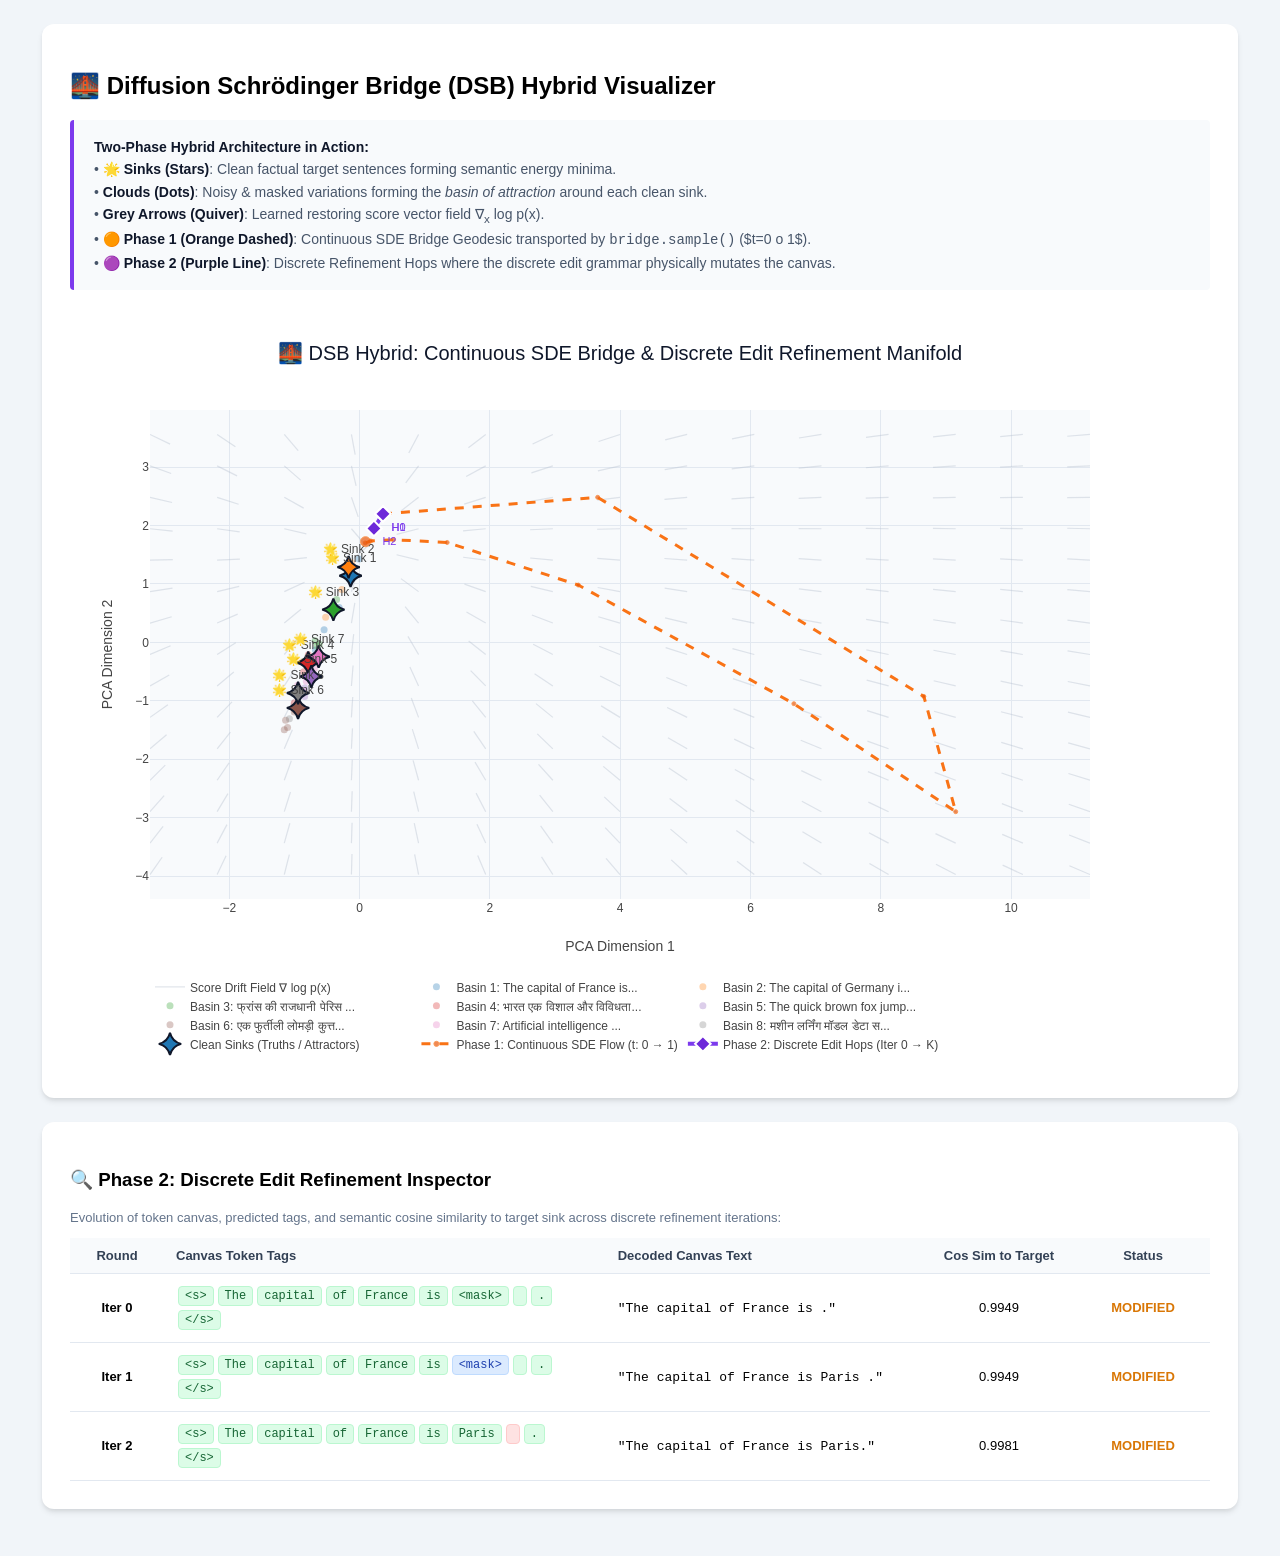
<file: dsb_landscape.html>
<!DOCTYPE html>
<html>
<head>
    <meta charset="utf-8">
    <title>DSB Hybrid Manifold & Edit Inspector</title>
    <script src="https://cdn.plot.ly/plotly-2.35.2.min.js"></script>
    <style>
        body {
            font-family: -apple-system, BlinkMacSystemFont, "Segoe UI", Roboto, Helvetica, Arial, sans-serif;
            background: #f1f5f9;
            margin: 0;
            padding: 24px;
            display: flex;
            flex-direction: column;
            align-items: center;
        }
        .card {
            background: white;
            padding: 28px;
            border-radius: 12px;
            box-shadow: 0 4px 6px -1px rgba(0, 0, 0, 0.1), 0 2px 4px -1px rgba(0, 0, 0, 0.06);
            max-width: 1140px;
            width: 100%;
            margin-bottom: 24px;
        }
        .desc {
            color: #475569;
            font-size: 14px;
            line-height: 1.6;
            margin-bottom: 20px;
            background: #f8fafc;
            padding: 16px 20px;
            border-left: 4px solid #7c3aed;
            border-radius: 4px;
        }
        .desc b { color: #0f172a; }
        .badge-keep { background: #dcfce7; color: #166534; border: 1px solid #bbf7d0; }
        .badge-rep  { background: #dbeafe; color: #1e40af; border: 1px solid #bfdbfe; }
        .badge-ins  { background: #f3e8ff; color: #6b21a8; border: 1px solid #e9d5ff; }
        .badge-del  { background: #fee2e2; color: #991b1b; border: 1px solid #fecaca; }
        .badge-exp  { background: #fef3c7; color: #92400e; border: 1px solid #fde68a; }
        .tok-chip {
            display: inline-block;
            padding: 2px 6px;
            border-radius: 4px;
            font-size: 12px;
            font-family: "JetBrains Mono", monospace;
            margin: 2px;
        }
        .chips-container {
            max-width: 380px;
            display: flex;
            flex-wrap: wrap;
        }
        table {
            width: 100%;
            border-collapse: collapse;
            font-size: 13px;
            margin-top: 12px;
        }
        th, td {
            padding: 10px 12px;
            border-bottom: 1px solid #e2e8f0;
            text-align: left;
        }
        th {
            background: #f8fafc;
            color: #334155;
            font-weight: 600;
        }
        .status-mod { color: #d97706; font-weight: 600; }
        .status-conv { color: #16a34a; font-weight: 600; }
    </style>
</head>
<body>
    <div class="card">
        <h2>🌉 Diffusion Schrödinger Bridge (DSB) Hybrid Visualizer</h2>
        <div class="desc">
            <b>Two-Phase Hybrid Architecture in Action:</b><br>
            • <b>🌟 Sinks (Stars)</b>: Clean factual target sentences forming semantic energy minima.<br>
            • <b>Clouds (Dots)</b>: Noisy & masked variations forming the <i>basin of attraction</i> around each clean sink.<br>
            • <b>Grey Arrows (Quiver)</b>: Learned restoring score vector field ∇<sub>x</sub> log p(x).<br>
            • <b>🟠 Phase 1 (Orange Dashed)</b>: Continuous SDE Bridge Geodesic transported by <code>bridge.sample()</code> ($t=0 	o 1$).<br>
            • <b>🟣 Phase 2 (Purple Line)</b>: Discrete Refinement Hops where the discrete edit grammar physically mutates the canvas.
        </div>
        <div id="plot"></div>
    </div>

    <div class="card">
        <h3>🔍 Phase 2: Discrete Edit Refinement Inspector</h3>
        <p style="color: #64748b; font-size: 13px;">Evolution of token canvas, predicted tags, and semantic cosine similarity to target sink across discrete refinement iterations:</p>
        <table>
            <thead>
                <tr>
                    <th style="width: 70px; text-align: center;">Round</th>
                    <th>Canvas Token Tags</th>
                    <th>Decoded Canvas Text</th>
                    <th style="width: 130px; text-align: center;">Cos Sim to Target</th>
                    <th style="width: 110px; text-align: center;">Status</th>
                </tr>
            </thead>
            <tbody>
                
        <tr>
            <td style="font-weight: bold; text-align: center;">Iter 0</td>
            <td><div class="chips-container"><span class="tok-chip badge-keep" title="KEEP (conf=1.00)">&lt;s&gt;</span> <span class="tok-chip badge-keep" title="KEEP (conf=1.00)">The</span> <span class="tok-chip badge-keep" title="KEEP (conf=1.00)">capital</span> <span class="tok-chip badge-keep" title="KEEP (conf=1.00)">of</span> <span class="tok-chip badge-keep" title="KEEP (conf=1.00)">France</span> <span class="tok-chip badge-keep" title="KEEP (conf=1.00)">is</span> <span class="tok-chip badge-keep" title="KEEP (conf=1.00)">&lt;mask&gt;</span> <span class="tok-chip badge-keep" title="KEEP (conf=1.00)"></span> <span class="tok-chip badge-keep" title="KEEP (conf=1.00)">.</span> <span class="tok-chip badge-keep" title="KEEP (conf=1.00)">&lt;/s&gt;</span></div></td>
            <td><code>"The capital of France is <mask>."</code></td>
            <td style="text-align: center;">0.9949</td>
            <td style="text-align: center;"><span class="status-mod">MODIFIED</span></td>
        </tr>
        

        <tr>
            <td style="font-weight: bold; text-align: center;">Iter 1</td>
            <td><div class="chips-container"><span class="tok-chip badge-keep" title="KEEP (conf=0.31)">&lt;s&gt;</span> <span class="tok-chip badge-keep" title="KEEP (conf=0.80)">The</span> <span class="tok-chip badge-keep" title="KEEP (conf=0.78)">capital</span> <span class="tok-chip badge-keep" title="KEEP (conf=0.92)">of</span> <span class="tok-chip badge-keep" title="KEEP (conf=0.83)">France</span> <span class="tok-chip badge-keep" title="KEEP (conf=0.83)">is</span> <span class="tok-chip badge-rep" title="REPLACE (conf=0.88) → Paris">&lt;mask&gt;</span> <span class="tok-chip badge-keep" title="KEEP (conf=0.59)"></span> <span class="tok-chip badge-keep" title="KEEP (conf=0.89)">.</span> <span class="tok-chip badge-keep" title="KEEP (conf=0.69)">&lt;/s&gt;</span></div></td>
            <td><code>"The capital of France is Paris ."</code></td>
            <td style="text-align: center;">0.9949</td>
            <td style="text-align: center;"><span class="status-mod">MODIFIED</span></td>
        </tr>
        

        <tr>
            <td style="font-weight: bold; text-align: center;">Iter 2</td>
            <td><div class="chips-container"><span class="tok-chip badge-keep" title="KEEP (conf=0.40)">&lt;s&gt;</span> <span class="tok-chip badge-keep" title="KEEP (conf=0.79)">The</span> <span class="tok-chip badge-keep" title="KEEP (conf=0.74)">capital</span> <span class="tok-chip badge-keep" title="KEEP (conf=0.91)">of</span> <span class="tok-chip badge-keep" title="KEEP (conf=0.82)">France</span> <span class="tok-chip badge-keep" title="KEEP (conf=0.75)">is</span> <span class="tok-chip badge-keep" title="KEEP (conf=0.76)">Paris</span> <span class="tok-chip badge-del" title="DELETE (conf=0.17)"></span> <span class="tok-chip badge-keep" title="KEEP (conf=0.90)">.</span> <span class="tok-chip badge-keep" title="KEEP (conf=0.70)">&lt;/s&gt;</span></div></td>
            <td><code>"The capital of France is Paris."</code></td>
            <td style="text-align: center;">0.9981</td>
            <td style="text-align: center;"><span class="status-mod">MODIFIED</span></td>
        </tr>
        
            </tbody>
        </table>
    </div>

    <script>
        var data = [{"type": "scatter", "mode": "lines", "x": [-3.2179067134857178, -3.0315067768096924, null, -2.187196731567383, -2.0496573448181152, null, -1.1564865112304688, -1.079389214515686, null, -0.1257765293121338, -0.1171056255698204, null, 0.9049336910247803, 0.8443872928619385, null, 1.9356439113616943, 1.8126718997955322, null, 2.96635365486145, 2.7921273708343506, null, 3.9970638751983643, 3.783271312713623, null, 5.027773857116699, 4.784381866455078, null, 6.058484077453613, 5.793159484863281, null, 7.089194297790527, 6.807557582855225, null, 8.119904518127441, 7.826003551483154, null, 9.150613784790039, 8.84736156463623, null, 10.181324005126953, 9.870834350585938, null, 11.212035179138184, 10.895857810974121, null, -3.2179067134857178, -3.0170912742614746, null, -2.187196731567383, -2.0368435382843018, null, -1.1564865112304688, -1.0711314678192139, null, -0.1257765293121338, -0.11599104851484299, null, 0.9049336910247803, 0.8380849957466125, null, 1.9356439113616943, 1.8012216091156006, null, 2.96635365486145, 2.778531551361084, null, 3.9970638751983643, 3.769719123840332, null, 5.027773857116699, 4.77197265625, null, 6.058484077453613, 5.782253742218018, null, 7.089194297790527, 6.798144817352295, null, 8.119904518127441, 7.817927360534668, null, 9.150613784790039, 8.84042739868164, null, 10.181324005126953, 9.864856719970703, null, 11.212035179138184, 10.890676498413086, null, -3.2179067134857178, -3.0010037422180176, null, -2.187196731567383, -2.0218257904052734, null, -1.1564865112304688, -1.0610204935073853, null, -0.1257765293121338, -0.1145484521985054, null, 0.9049336910247803, 0.8304277658462524, null, 1.9356439113616943, 1.7877839803695679, null, 2.96635365486145, 2.7633016109466553, null, 3.9970638751983643, 3.7551944255828857, null, 5.027773857116699, 4.759152889251709, null, 6.058484077453613, 5.771306991577148, null, 7.089194297790527, 6.7889018058776855, null, 8.119904518127441, 7.810126781463623, null, 9.150613784790039, 8.833813667297363, null, 10.181324005126953, 9.859210014343262, null, 11.212035179138184, 10.88581657409668, null, -3.2179067134857178, -2.9831950664520264, null, -2.187196731567383, -2.0041587352752686, null, -1.1564865112304688, -1.0484172105789185, null, -0.1257765293121338, -0.11263061314821243, null, 0.9049336910247803, 0.8209408521652222, null, 1.9356439113616943, 1.7719017267227173, null, 2.96635365486145, 2.7463202476501465, null, 3.9970638751983643, 3.739813804626465, null, 5.027773857116699, 4.7461137771606445, null, 6.058484077453613, 5.760501384735107, null, 7.089194297790527, 6.779976844787598, null, 8.119904518127441, 7.802715301513672, null, 9.150613784790039, 8.827604293823242, null, 10.181324005126953, 9.853954315185547, null, 11.212035179138184, 10.881322860717773, null, -3.2179067134857178, -2.9637763500213623, null, -2.187196731567383, -1.9833831787109375, null, -1.1564865112304688, -1.0323925018310547, null, -0.1257765293121338, -0.10999701917171478, null, 0.9049336910247803, 0.8089030981063843, null, 1.9356439113616943, 1.7530286312103271, null, 2.96635365486145, 2.7275662422180176, null, 3.9970638751983643, 3.7238082885742188, null, 5.027773857116699, 4.733120441436768, null, 6.058484077453613, 5.750057697296143, null, 7.089194297790527, 6.771533489227295, null, 8.119904518127441, 7.795809268951416, null, 9.150613784790039, 8.821880340576172, null, 10.181324005126953, 9.849146842956543, null, 11.212035179138184, 10.877235412597656, null, -3.2179067134857178, -2.9431395530700684, null, -2.187196731567383, -1.959153175354004, null, -1.1564865112304688, -1.0115840435028076, null, -0.1257765293121338, -0.10622887313365936, null, 0.9049336910247803, 0.7931757569313049, null, 1.9356439113616943, 1.7305700778961182, null, 2.96635365486145, 2.7072079181671143, null, 3.9970638751983643, 3.7075626850128174, null, 5.027773857116699, 4.720515727996826, null, 6.058484077453613, 5.740226745605469, null, 7.089194297790527, 6.763743877410889, null, 8.119904518127441, 7.789524078369141, null, 9.150613784790039, 8.816718101501465, null, 10.181324005126953, 9.84483814239502, null, 11.212035179138184, 10.873586654663086, null, -3.2179067134857178, -2.9221136569976807, null, -2.187196731567383, -1.9315418004989624, null, -1.1564865112304688, -0.9840340614318848, null, -0.1257765293121338, -0.10052955150604248, null, 0.9049336910247803, 0.7718839645385742, null, 1.9356439113616943, 1.7040421962738037, null, 2.96635365486145, 2.685746669769287, null, 3.9970638751983643, 3.691650629043579, null, 5.027773857116699, 4.708716869354248, null, 6.058484077453613, 5.731279373168945, null, 7.089194297790527, 6.756779193878174, null, 8.119904518127441, 7.783967971801758, null, 9.150613784790039, 8.812188148498535, null, 10.181324005126953, 9.84107494354248, null, 11.212035179138184, 10.870408058166504, null, -3.2179067134857178, -2.902097225189209, null, -2.187196731567383, -1.9016337394714355, null, -1.1564865112304688, -0.9472376704216003, null, -0.1257765293121338, -0.09118630737066269, null, 0.9049336910247803, 0.741854190826416, null, 1.9356439113616943, 1.6735056638717651, null, 2.96635365486145, 2.6641955375671387, null, 3.9970638751983643, 3.676844835281372, null, 5.027773857116699, 4.698194980621338, null, 6.058484077453613, 5.723492622375488, null, 7.089194297790527, 6.750802993774414, null, 8.119904518127441, 7.779238700866699, null, 9.150613784790039, 8.808349609375, null, 10.181324005126953, 9.837891578674316, null, 11.212035179138184, 10.867721557617188, null, -3.2179067134857178, -2.885040521621704, null, -2.187196731567383, -1.8723781108856201, null, -1.1564865112304688, -0.8994731307029724, null, -0.1257765293121338, -0.07375176250934601, null, 0.9049336910247803, 0.6979115009307861, null, 1.9356439113616943, 1.6405303478240967, null, 2.96635365486145, 2.644230365753174, null, 3.9970638751983643, 3.6640803813934326, null, 5.027773857116699, 4.689439296722412, null, 6.058484077453613, 5.717126846313477, null, 7.089194297790527, 6.745959758758545, null, 8.119904518127441, 7.77541971206665, null, 9.150613784790039, 8.805251121520996, null, 10.181324005126953, 9.835319519042969, null, 11.212035179138184, 10.865544319152832, null, -3.2179067134857178, -2.8731131553649902, null, -2.187196731567383, -1.8490345478057861, null, -1.1564865112304688, -0.8457604646682739, null, -0.1257765293121338, -0.032395876944065094, null, 0.9049336910247803, 0.634665846824646, null, 1.9356439113616943, 1.6097044944763184, null, 2.96635365486145, 2.6281416416168213, null, 3.9970638751983643, 3.654348850250244, null, 5.027773857116699, 4.682903289794922, null, 6.058484077453613, 5.712406158447266, null, 7.089194297790527, 6.742365837097168, null, 8.119904518127441, 7.772573947906494, null, 9.150613784790039, 8.80292797088623, null, 10.181324005126953, 9.83337688446045, null, 11.212035179138184, 10.86388874053955, null, -3.2179067134857178, -2.8680293560028076, null, -2.187196731567383, -1.837679147720337, null, -1.1564865112304688, -0.8091682195663452, null, -0.1257765293121338, 0.12648427486419678, null, 0.9049336910247803, 0.5674112439155579, null, 1.9356439113616943, 1.5892646312713623, null, 2.96635365486145, 2.618393659591675, null, 3.9970638751983643, 3.6485233306884766, null, 5.027773857116699, 4.678948402404785, null, 6.058484077453613, 5.709495544433594, null, 7.089194297790527, 6.740102291107178, null, 8.119904518127441, 7.770742416381836, null, 9.150613784790039, 8.80140209197998, null, 10.181324005126953, 9.832075119018555, null, 11.212035179138184, 10.862757682800293, null, -3.2179067134857178, -2.8703439235687256, null, -2.187196731567383, -1.841417670249939, null, -1.1564865112304688, -0.8174089789390564, null, -0.1257765293121338, 0.08733990788459778, null, 0.9049336910247803, 0.5684527158737183, null, 1.9356439113616943, 1.5874520540237427, null, 2.96635365486145, 2.6167728900909424, null, 3.9970638751983643, 3.6471598148345947, null, 5.027773857116699, 4.677785873413086, null, 6.058484077453613, 5.708484649658203, null, 7.089194297790527, 6.7392096519470215, null, 8.119904518127441, 7.7699432373046875, null, 9.150613784790039, 8.800679206848145, null, 10.181324005126953, 9.831415176391602, null, 11.212035179138184, 10.862151145935059, null, -3.2179067134857178, -2.879221200942993, null, -2.187196731567383, -1.8579341173171997, null, -1.1564865112304688, -0.859194278717041, null, -0.1257765293121338, -0.021418459713459015, null, 0.9049336910247803, 0.6401330232620239, null, 1.9356439113616943, 1.60535728931427, null, 2.96635365486145, 2.6235742568969727, null, 3.9970638751983643, 3.6503515243530273, null, 5.027773857116699, 4.679444313049316, null, 6.058484077453613, 5.709380626678467, null, 7.089194297790527, 6.73968505859375, null, 8.119904518127441, 7.770171165466309, null, 9.150613784790039, 8.800752639770508, null, 10.181324005126953, 9.831390380859375, null, 11.212035179138184, 10.862062454223633, null, -3.2179067134857178, -2.892859935760498, null, -2.187196731567383, -1.8815844058990479, null, -1.1564865112304688, -0.9053443670272827, null, -0.1257765293121338, -0.053891971707344055, null, 0.9049336910247803, 0.70765221118927, null, 1.9356439113616943, 1.6357462406158447, null, 2.96635365486145, 2.637460708618164, null, 3.9970638751983643, 3.6577072143554688, null, 5.027773857116699, 4.6837687492370605, null, 6.058484077453613, 5.712105751037598, null, 7.089194297790527, 6.74148416519165, null, 8.119904518127441, 7.771395683288574, null, 9.150613784790039, 8.801602363586426, null, 10.181324005126953, 9.831985473632812, null, 11.212035179138184, 10.862478256225586, null, -3.2179067134857178, -2.90921688079834, null, -2.187196731567383, -1.9071359634399414, null, -1.1564865112304688, -0.9434010982513428, null, -0.1257765293121338, -0.06853198260068893, null, 0.9049336910247803, 0.7542551755905151, null, 1.9356439113616943, 1.6697909832000732, null, 2.96635365486145, 2.656116008758545, null, 3.9970638751983643, 3.6684656143188477, null, 5.027773857116699, 4.690449237823486, null, 6.058484077453613, 5.71651029586792, null, 7.089194297790527, 6.744524002075195, null, 8.119904518127441, 7.773566722869873, null, 9.150613784790039, 8.803194046020508, null, 10.181324005126953, 9.833176612854004, null, 11.212035179138184, 10.863382339477539, null], "y": [-3.972200870513916, -3.6759660243988037, null, -3.972200870513916, -3.650357961654663, null, -3.972200870513916, -3.630797863006592, null, -3.972200870513916, -3.6223082542419434, null, -3.972200870513916, -3.6274776458740234, null, -3.972200870513916, -3.6445152759552, null, -3.972200870513916, -3.6686465740203857, null, -3.972200870513916, -3.6950857639312744, null, -3.972200870513916, -3.720684766769409, null, -3.972200870513916, -3.7439403533935547, null, -3.972200870513916, -3.764401435852051, null, -3.972200870513916, -3.7821426391601562, null, -3.972200870513916, -3.7974488735198975, null, -3.972200870513916, -3.8106584548950195, null, -3.972200870513916, -3.822093963623047, null, -3.434340000152588, -3.14768123626709, null, -3.434340000152588, -3.1182799339294434, null, -3.434340000152588, -3.094907283782959, null, -3.434340000152588, -3.0844767093658447, null, -3.434340000152588, -3.09078311920166, null, -3.434340000152588, -3.111182689666748, null, -3.434340000152588, -3.139004707336426, null, -3.434340000152588, -3.1682302951812744, null, -3.434340000152588, -3.195455551147461, null, -3.434340000152588, -3.21940541267395, null, -3.434340000152588, -3.239942789077759, null, -3.434340000152588, -3.257394552230835, null, -3.434340000152588, -3.2722151279449463, null, -3.434340000152588, -3.284846544265747, null, -3.434340000152588, -3.295673370361328, null, -2.8964791297912598, -2.6217918395996094, null, -2.8964791297912598, -2.5880112648010254, null, -2.8964791297912598, -2.5597503185272217, null, -2.8964791297912598, -2.546659231185913, null, -2.8964791297912598, -2.5545012950897217, null, -2.8964791297912598, -2.579245090484619, null, -2.8964791297912598, -2.6114003658294678, null, -2.8964791297912598, -2.643498420715332, null, -2.8964791297912598, -2.672106981277466, null, -2.8964791297912598, -2.696406126022339, null, -2.8964791297912598, -2.716689348220825, null, -2.8964791297912598, -2.7335751056671143, null, -2.8964791297912598, -2.7476909160614014, null, -2.8964791297912598, -2.759575843811035, null, -2.8964791297912598, -2.7696661949157715, null, -2.3586182594299316, -2.0989830493927, null, -2.3586182594299316, -2.0602943897247314, null, -2.3586182594299316, -2.0257203578948975, null, -2.3586182594299316, -2.0088653564453125, null, -2.3586182594299316, -2.018846035003662, null, -2.3586182594299316, -2.0492825508117676, null, -2.3586182594299316, -2.0864319801330566, null, -2.3586182594299316, -2.1212947368621826, null, -2.3586182594299316, -2.1508500576019287, null, -2.3586182594299316, -2.175025224685669, null, -2.3586182594299316, -2.1946535110473633, null, -2.3586182594299316, -2.2106621265411377, null, -2.3586182594299316, -2.2238407135009766, null, -2.3586182594299316, -2.2348074913024902, null, -2.3586182594299316, -2.2440340518951416, null, -1.8207573890686035, -1.5800962448120117, null, -1.8207573890686035, -1.5362226963043213, null, -1.8207573890686035, -1.493494987487793, null, -1.8207573890686035, -1.4711132049560547, null, -1.8207573890686035, -1.4841892719268799, null, -1.8207573890686035, -1.522174596786499, null, -1.8207573890686035, -1.5648657083511353, null, -1.8207573890686035, -1.6020535230636597, null, -1.8207573890686035, -1.6318676471710205, null, -1.8207573890686035, -1.655308723449707, null, -1.8207573890686035, -1.6738166809082031, null, -1.8207573890686035, -1.6886122226715088, null, -1.8207573890686035, -1.7006144523620605, null, -1.8207573890686035, -1.7104928493499756, null, -1.8207573890686035, -1.7187339067459106, null, -1.2828965187072754, -1.0660947561264038, null, -1.2828965187072754, -1.017385482788086, null, -1.2828965187072754, -0.9643007516860962, null, -1.2828965187072754, -0.9334428310394287, null, -1.2828965187072754, -0.9512187242507935, null, -1.2828965187072754, -0.9992687702178955, null, -1.2828965187072754, -1.0476446151733398, null, -1.2828965187072754, -1.0862010717391968, null, -1.2828965187072754, -1.115288496017456, null, -1.2828965187072754, -1.1372522115707397, null, -1.2828965187072754, -1.1541258096694946, null, -1.2828965187072754, -1.1673600673675537, null, -1.2828965187072754, -1.17794930934906, null, -1.2828965187072754, -1.18657648563385, null, -1.2828965187072754, -1.1937185525894165, null, -0.7450356483459473, -0.5579355359077454, null, -0.7450356483459473, -0.5059947371482849, null, -0.7450356483459473, -0.4404701292514801, null, -0.7450356483459473, -0.3959474265575409, null, -0.7450356483459473, -0.4213108420372009, null, -0.7450356483459473, -0.48262256383895874, null, -0.7450356483459473, -0.5358476042747498, null, -0.7450356483459473, -0.5740888714790344, null, -0.7450356483459473, -0.6011513471603394, null, -0.7450356483459473, -0.6207889914512634, null, -0.7450356483459473, -0.6354901790618896, null, -0.7450356483459473, -0.6468188762664795, null, -0.7450356483459473, -0.6557706594467163, null, -0.7450356483459473, -0.6629970669746399, null, -0.7450356483459473, -0.6689382791519165, null, -0.20717477798461914, -0.05629618465900421, null, -0.20717477798461914, -0.004804283380508423, null, -0.20717477798461914, 0.07338705658912659, null, -0.20717477798461914, 0.14111176133155823, null, -0.20717477798461914, 0.10251066088676453, null, -0.20717477798461914, 0.024737969040870667, null, -0.20717477798461914, -0.030538171529769897, null, -0.20717477798461914, -0.06589558720588684, null, -0.20717477798461914, -0.08937055617570877, null, -0.20717477798461914, -0.10578078031539917, null, -0.20717477798461914, -0.1177801862359047, null, -0.20717477798461914, -0.12688185274600983, null, -0.20717477798461914, -0.13399383425712585, null, -0.20717477798461914, -0.13968826830387115, null, -0.20717477798461914, -0.14434117078781128, null, 0.330686092376709, 0.4388529658317566, null, 0.330686092376709, 0.48362159729003906, null, 0.330686092376709, 0.5682657957077026, null, 0.330686092376709, 0.6767979860305786, null, 0.330686092376709, 0.6128948926925659, null, 0.330686092376709, 0.5188562870025635, null, 0.330686092376709, 0.46756744384765625, null, 0.330686092376709, 0.43849143385887146, null, 0.330686092376709, 0.42029404640197754, null, 0.330686092376709, 0.407986044883728, null, 0.330686092376709, 0.39916980266571045, null, 0.330686092376709, 0.39257532358169556, null, 0.330686092376709, 0.3874737620353699, null, 0.330686092376709, 0.38341963291168213, null, 0.330686092376709, 0.3801257610321045, null, 0.8685469627380371, 0.9286911487579346, null, 0.8685469627380371, 0.9588037133216858, null, 0.8685469627380371, 1.0296348333358765, null, 0.8685469627380371, 1.205859899520874, null, 0.8685469627380371, 1.0909323692321777, null, 0.8685469627380371, 0.9960751533508301, null, 0.8685469627380371, 0.9586173295974731, null, 0.8685469627380371, 0.9395846724510193, null, 0.8685469627380371, 0.9282496571540833, null, 0.8685469627380371, 0.9207963347434998, null, 0.8685469627380371, 0.9155564308166504, null, 0.8685469627380371, 0.9116902947425842, null, 0.8685469627380371, 0.9087308049201965, null, 0.8685469627380371, 0.9063985347747803, null, 0.8685469627380371, 0.9045162200927734, null, 1.4064078330993652, 1.4156721830368042, null, 1.4064078330993652, 1.4247772693634033, null, 1.4064078330993652, 1.4496513605117798, null, 1.4064078330993652, 1.6490278244018555, null, 1.4064078330993652, 1.4990285634994507, null, 1.4064078330993652, 1.4566209316253662, null, 1.4064078330993652, 1.4441425800323486, null, 1.4064078330993652, 1.4383374452590942, null, 1.4064078330993652, 1.43505859375, null, 1.4064078330993652, 1.4329943656921387, null, 1.4064078330993652, 1.431600570678711, null, 1.4064078330993652, 1.4306105375289917, null, 1.4064078330993652, 1.4298794269561768, null, 1.4064078330993652, 1.4293216466903687, null, 1.4064078330993652, 1.4288839101791382, null, 1.9442687034606934, 1.9030364751815796, null, 1.9442687034606934, 1.890075922012329, null, 1.9442687034606934, 1.857513666152954, null, 1.9442687034606934, 1.6666333675384521, null, 1.9442687034606934, 1.8479331731796265, null, 1.9442687034606934, 1.908738374710083, null, 1.9442687034606934, 1.9271436929702759, null, 1.9442687034606934, 1.9360699653625488, null, 1.9442687034606934, 1.9413944482803345, null, 1.9442687034606934, 1.9449622631072998, null, 1.9442687034606934, 1.9475361108779907, null, 1.9442687034606934, 1.9494885206222534, null, 1.9442687034606934, 1.9510233402252197, null, 1.9442687034606934, 1.9522621631622314, null, 1.9442687034606934, 1.9532822370529175, null, 2.4821295738220215, 2.3938565254211426, null, 2.4821295738220215, 2.3634445667266846, null, 2.4821295738220215, 2.2974207401275635, null, 2.4821295738220215, 2.1480495929718018, null, 2.4821295738220215, 2.2532615661621094, null, 2.4821295738220215, 2.3663249015808105, null, 2.4821295738220215, 2.411402463912964, null, 2.4821295738220215, 2.4342703819274902, null, 2.4821295738220215, 2.4479758739471436, null, 2.4821295738220215, 2.457094669342041, null, 2.4821295738220215, 2.4636001586914062, null, 2.4821295738220215, 2.468475818634033, null, 2.4821295738220215, 2.4722647666931152, null, 2.4821295738220215, 2.4752917289733887, null, 2.4821295738220215, 2.4777631759643555, null, 3.0199904441833496, 2.8902037143707275, null, 3.0199904441833496, 2.849400043487549, null, 3.0199904441833496, 2.776212692260742, null, 3.0199904441833496, 2.6774520874023438, null, 3.0199904441833496, 2.7308883666992188, null, 3.0199904441833496, 2.8395426273345947, null, 3.0199904441833496, 2.9002845287323, null, 3.0199904441833496, 2.9343342781066895, null, 3.0199904441833496, 2.9554882049560547, null, 3.0199904441833496, 2.9697704315185547, null, 3.0199904441833496, 2.980020523071289, null, 3.0199904441833496, 2.9877185821533203, null, 3.0199904441833496, 2.9937021732330322, null, 3.0199904441833496, 2.9984798431396484, null, 3.0199904441833496, 3.0023772716522217, null, 3.557851552963257, 3.392895460128784, null, 3.557851552963257, 3.3479325771331787, null, 3.557851552963257, 3.2801923751831055, null, 3.557851552963257, 3.212564706802368, null, 3.557851552963257, 3.2419464588165283, null, 3.557851552963257, 3.3302066326141357, null, 3.557851552963257, 3.395824909210205, null, 3.557851552963257, 3.4373393058776855, null, 3.557851552963257, 3.4645135402679443, null, 3.557851552963257, 3.483325958251953, null, 3.557851552963257, 3.4970054626464844, null, 3.557851552963257, 3.507352352142334, null, 3.557851552963257, 3.515428304672241, null, 3.557851552963257, 3.5218918323516846, null, 3.557851552963257, 3.5271718502044678, null], "line": {"color": "rgba(180, 190, 205, 0.40)", "width": 1.2}, "name": "Score Drift Field \u2207 log p(x)", "hoverinfo": "skip"}, {"type": "scatter", "mode": "markers", "x": [-0.13912372291088104, -0.009903959929943085, -0.545141339302063, -0.6784460544586182, -0.31465283036231995], "y": [1.1397948265075684, 1.4281792640686035, 0.21797442436218262, -0.1305273175239563, 0.5973708629608154], "text": ["<b>Noisy var (p=0.15):</b><br>The capital of France is Paris.", "<b>Noisy var (p=0.28):</b><br>The capital<mask> France is Paris.", "<b>Noisy var (p=0.40):</b><br><mask><mask> of France is \u05d6\u05d9\u05da.", "<b>Noisy var (p=0.53):</b><br><mask> capital of Franceone\u5730<mask>", "<b>Noisy var (p=0.65):</b><br><mask> capital<mask><mask><mask> Paris."], "hoverinfo": "text", "marker": {"size": 7, "color": "#1f77b4", "opacity": 0.32, "symbol": "circle"}, "name": "Basin 1: The capital of France is..."}, {"type": "scatter", "mode": "markers", "x": [-0.27220579981803894, -0.46216052770614624, -0.5215567350387573, -0.12036921083927155, -0.8814274072647095], "y": [0.904535174369812, 0.5563678741455078, 0.4285704493522644, 1.3624913692474365, -0.33755767345428467], "text": ["<b>Noisy var (p=0.15):</b><br>The capital of<mask> is Berlin.", "<b>Noisy var (p=0.28):</b><br>The<mask> of Germanywerk Berlin.", "<b>Noisy var (p=0.40):</b><br>The?\" \u0442\u0435\u043c Germany is Berlin.", "<b>Noisy var (p=0.53):</b><br>The capital<mask> Germany is Berlin.", "<b>Noisy var (p=0.65):</b><br><mask>\u4e00\u4e2a \u03ad\u03c7\u03b5\u03b9 \u03b4\u03b9\u03b1 is<mask><mask>"], "hoverinfo": "text", "marker": {"size": 7, "color": "#ff7f0e", "opacity": 0.32, "symbol": "circle"}, "name": "Basin 2: The capital of Germany i..."}, {"type": "scatter", "mode": "markers", "x": [-0.35389283299446106, -0.6829450726509094, -0.6556121110916138, -0.8503674268722534, -0.6187098026275635], "y": [0.7348353862762451, 0.026161551475524902, -0.06314034014940262, -0.32203543186187744, -0.027210624888539314], "text": ["<b>Noisy var (p=0.15):</b><br>\u092b\u094d\u0930\u093e\u0902\u0938 \u0915\u0940 \u0930\u093e\u091c\u0927\u093e\u0928\u0940 \u092a\u0947<mask> \u0939\u0948\u0964", "<b>Noisy var (p=0.28):</b><br>\u092b\u094d\u0930\u093e\u0902\u0938 \u0915\u0940 \u0930\u093e\u091c\u0927\u093e\u0928\u0940 \u092a\u0947<mask> \u0939\u0948<mask>", "<b>Noisy var (p=0.40):</b><br>\u092b\u094d\u0930\u093e\u0902\u0938 \u0915\u0940 \u0930\u093e\u091c\u0927\u093e\u0928\u0940 \u092a\u0947\u0930\u093f\u0938 \u0939\u0948<mask>", "<b>Noisy var (p=0.53):</b><br>\u092b\u094d\u0930\u093e\u0902\u0938 \u0915\u0940<mask> \u092a\u0947<mask>\uc5d0\uc11c\u0964", "<b>Noisy var (p=0.65):</b><br><mask><mask> nome \u092a\u0947\u0930\u093f\u0938 \u0939\u0948\u0964"], "hoverinfo": "text", "marker": {"size": 7, "color": "#2ca02c", "opacity": 0.32, "symbol": "circle"}, "name": "Basin 3: \u092b\u094d\u0930\u093e\u0902\u0938 \u0915\u0940 \u0930\u093e\u091c\u0927\u093e\u0928\u0940 \u092a\u0947\u0930\u093f\u0938 ..."}, {"type": "scatter", "mode": "markers", "x": [-0.7981882095336914, -0.9055787324905396, -0.7870540618896484, -1.0038901567459106, -0.8583338856697083], "y": [-0.3444068431854248, -0.829463005065918, -0.21129214763641357, -1.0377638339996338, -0.5007766485214233], "text": ["<b>Noisy var (p=0.15):</b><br><mask> \u090f\u0915<mask> \u0914\u0930 \u0935\u093f\u0935\u093f\u0927\u0924\u093e\u092a\u0942\u0930\u094d\u0923 \u0926\u0947\u0936 \u0939\u0948\u0964", "<b>Noisy var (p=0.28):</b><br>\u092d\u093e\u0930\u0924<mask>\u884c\u4e1a \u0914\u0930 \u0935\u093f\u0935\u093f\u0927\u0924\u093e\u092a\u0942\u0930\u094d\u0923<mask> \u0939\u0948\u0964", "<b>Noisy var (p=0.40):</b><br>\u092d\u093e\u0930\u0924 \u090f\u0915 \u0935\u093f\u0936\u093e\u0932 \u0914\u0930 \u0935\u093f\u0935\u093f\u0927\u0924\u093e\u092a\u0942\u0930\u094d\u0923 \u0926\u0947\u0936 \u0939\u0948<mask>", "<b>Noisy var (p=0.53):</b><br><mask> \u090f\u0915<mask>GB<mask>\u0924\u093e\u092a\u0942\u0930\u094d\u0923<mask>\u0d3f\u0d32\u0d4d\u0d32me", "<b>Noisy var (p=0.65):</b><br>\u092d\u093e\u0930\u0924<mask>nya \u0914\u0930 \u0935\u093f\u0935\u093f\u0927<mask> \uc778 \u0926\u0947\u0936\u06cc<mask>"], "hoverinfo": "text", "marker": {"size": 7, "color": "#d62728", "opacity": 0.32, "symbol": "circle"}, "name": "Basin 4: \u092d\u093e\u0930\u0924 \u090f\u0915 \u0935\u093f\u0936\u093e\u0932 \u0914\u0930 \u0935\u093f\u0935\u093f\u0927\u0924\u093e..."}, {"type": "scatter", "mode": "markers", "x": [-0.7409141659736633, -0.8909363746643066, -0.8427468538284302, -0.9690320491790771, -0.844419002532959], "y": [-0.5846601724624634, -0.883194625377655, -0.7821045517921448, -1.115787386894226, -0.9241945147514343], "text": ["<b>Noisy var (p=0.15):</b><br>The quick brown fox jumps over the lazy dog.", "<b>Noisy var (p=0.28):</b><br>The<mask> brown<mask>fox jumps strategi the<mask><mask> dog.", "<b>Noisy var (p=0.40):</b><br><mask><mask> brown fox jumps over<mask> lazy ble.", "<b>Noisy var (p=0.53):</b><br><mask>\u958b<mask> <mask><mask>s not the\u5c4b<mask><mask><mask>", "<b>Noisy var (p=0.65):</b><br>The quick<mask> <mask> jump<mask><mask> the las\u00e1g \u0430\u043a\u0442\u0438\u0432<mask>"], "hoverinfo": "text", "marker": {"size": 7, "color": "#9467bd", "opacity": 0.32, "symbol": "circle"}, "name": "Basin 5: The quick brown fox jump..."}, {"type": "scatter", "mode": "markers", "x": [-1.0039758682250977, -0.9939912557601929, -1.1064225435256958, -1.1564850807189941, -1.136481761932373], "y": [-1.192518949508667, -1.1617575883865356, -1.4570257663726807, -1.4949519634246826, -1.3319358825683594], "text": ["<b>Noisy var (p=0.15):</b><br>\u090f\u0915 \u092b\u0941<mask>\u0924\u0940\u0932\u0940 \u0932\u094b\u092e\u0921\u093c\u0940 \u0915\u0941<mask> \u0915\u0947 \u090a\u092a\u0930 \u0938\u0947 \u0915\u0942\u0926\u0924\u0940 \u0939\u0948\u0964", "<b>Noisy var (p=0.28):</b><br>\u090f\u0915 \u092b\u0941\u0930\u094d\u0924\u0940\u0932\u0940 \u0932\u094b\u092e\u0921\u093c\u0940 \u0915\u0941<mask> \u0915\u0947 \u090a\u092a\u0930 \u0938\u0947 \u0915\u0942\u0926\u0924\u0940<mask>\u0964", "<b>Noisy var (p=0.40):</b><br><mask> \u092b\u0941\u0c2a\u0c4d\u0924\u0940\u0932\u0940<mask><mask>\u0921\u093c\u0940 \u0915\u0941\u0924\u094d\u0924\u0947<mask><mask> \u0938\u0947<mask>\u0915\u0942\u0926\u0924\u0940 \u0939\u0948\u0964", "<b>Noisy var (p=0.53):</b><br>\u5f00\u59cb \u092b\u0941<mask>\u0924\u0940\u0932\u0940 \u0932\u094b\u092e<mask><mask><mask> \u0915\u0947 \u090a\u092a\u0930<mask><mask>\u0915\u0942\u061b<mask><mask>\u0964", "<b>Noisy var (p=0.65):</b><br><mask> \u092b\u0941\u0935\u0930\u0924\u0940\u0932\u0aa8\u0ac1\u0a82 \u0932\u094b<mask><mask><mask><mask> \u0915\u0947<mask><mask><mask><mask><mask>\u043d\u0443 \u0939\u0948 \uac00"], "hoverinfo": "text", "marker": {"size": 7, "color": "#8c564b", "opacity": 0.32, "symbol": "circle"}, "name": "Basin 6: \u090f\u0915 \u092b\u0941\u0930\u094d\u0924\u0940\u0932\u0940 \u0932\u094b\u092e\u0921\u093c\u0940 \u0915\u0941\u0924\u094d\u0924..."}, {"type": "scatter", "mode": "markers", "x": [-0.6941059231758118, -0.8171457052230835, -0.9502567648887634, -0.8540109992027283, -0.8177580833435059], "y": [-0.44999250769615173, -0.5879145860671997, -0.7335958480834961, -0.8418213129043579, -0.6655106544494629], "text": ["<b>Noisy var (p=0.15):</b><br><mask> intelligence models learn patterns from data.", "<b>Noisy var (p=0.28):</b><br><mask><mask>intelligence<mask> learn patterns from\u533a.", "<b>Noisy var (p=0.40):</b><br>\u5171\u540c\u043e\u0457pro\u0e30<mask> pattern<mask> from\u0a32\u0a3e.", "<b>Noisy var (p=0.53):</b><br>Artificial  of models learn patterns<mask> data<mask>", "<b>Noisy var (p=0.65):</b><br>Artificial<mask> groot models learn<mask>s from<mask><mask>"], "hoverinfo": "text", "marker": {"size": 7, "color": "#e377c2", "opacity": 0.32, "symbol": "circle"}, "name": "Basin 7: Artificial intelligence ..."}, {"type": "scatter", "mode": "markers", "x": [-0.9185184240341187, -0.9750375747680664, -1.077906608581543, -0.9691746234893799, -1.017467737197876], "y": [-0.9015834331512451, -1.0677545070648193, -1.3084540367126465, -0.8244836330413818, -0.8749582767486572], "text": ["<b>Noisy var (p=0.15):</b><br>\u092e\u0936\u0940\u0928 \u0932<mask>\u093f\u0902\u0917 \u092e\u0949\u0921\u0932 \u0921\u0947\u091f\u093e \u0938\u0947 \u0938\u0940\u0916\u0924\u0947 \u0939\u0948\u0902\u0964", "<b>Noisy var (p=0.28):</b><br><mask> \u0932<mask>\u093f\u0902\u0917 \u092e\u0949\u0921\u0932 \u0921\u0947\u091f\u093e \u0938\u0947 \u0938\u0940\u0916\u0924\u0947<mask>\u0964", "<b>Noisy var (p=0.40):</b><br>\u092e\u0936\u0940\u0928 \u0932<mask><mask><mask> \u0921\u0947\u091f\u093e \u0938\u0947<mask><mask>\ub7ec<mask>", "<b>Noisy var (p=0.53):</b><br><mask>vara\u0930\u094d\u0928 war \u092e\u0949\u0921\u0932 \u0921\u0947\u091f\u093e \u0938\u0947 \u0938\u0940\u0916 www \u0634\u062f<mask>", "<b>Noisy var (p=0.65):</b><br><mask><mask><mask>SIbet<mask><mask><mask><mask><mask>\u0964"], "hoverinfo": "text", "marker": {"size": 7, "color": "#7f7f7f", "opacity": 0.32, "symbol": "circle"}, "name": "Basin 8: \u092e\u0936\u0940\u0928 \u0932\u0930\u094d\u0928\u093f\u0902\u0917 \u092e\u0949\u0921\u0932 \u0921\u0947\u091f\u093e \u0938..."}, {"type": "scatter", "mode": "markers+text", "x": [-0.13912318646907806, -0.16946819424629211, -0.4029991924762726, -0.789143443107605, -0.7409138679504395, -0.945419192314148, -0.6291376948356628, -0.9449073672294617], "y": [1.139796495437622, 1.288191795349121, 0.560987114906311, -0.3468589782714844, -0.5846589803695679, -1.1206543445587158, -0.24444013833999634, -0.8652623891830444], "text": ["\ud83c\udf1f Sink 1", "\ud83c\udf1f Sink 2", "\ud83c\udf1f Sink 3", "\ud83c\udf1f Sink 4", "\ud83c\udf1f Sink 5", "\ud83c\udf1f Sink 6", "\ud83c\udf1f Sink 7", "\ud83c\udf1f Sink 8"], "textposition": "top center", "hovertext": ["<b>Clean Sink 1:</b><br>The capital of France is Paris.", "<b>Clean Sink 2:</b><br>The capital of Germany is Berlin.", "<b>Clean Sink 3:</b><br>\u092b\u094d\u0930\u093e\u0902\u0938 \u0915\u0940 \u0930\u093e\u091c\u0927\u093e\u0928\u0940 \u092a\u0947\u0930\u093f\u0938 \u0939\u0948\u0964", "<b>Clean Sink 4:</b><br>\u092d\u093e\u0930\u0924 \u090f\u0915 \u0935\u093f\u0936\u093e\u0932 \u0914\u0930 \u0935\u093f\u0935\u093f\u0927\u0924\u093e\u092a\u0942\u0930\u094d\u0923 \u0926\u0947\u0936 \u0939\u0948\u0964", "<b>Clean Sink 5:</b><br>The quick brown fox jumps over the lazy dog.", "<b>Clean Sink 6:</b><br>\u090f\u0915 \u092b\u0941\u0930\u094d\u0924\u0940\u0932\u0940 \u0932\u094b\u092e\u0921\u093c\u0940 \u0915\u0941\u0924\u094d\u0924\u0947 \u0915\u0947 \u090a\u092a\u0930 \u0938\u0947 \u0915\u0942\u0926\u0924\u0940 \u0939\u0948\u0964", "<b>Clean Sink 7:</b><br>Artificial intelligence models learn patterns from data.", "<b>Clean Sink 8:</b><br>\u092e\u0936\u0940\u0928 \u0932\u0930\u094d\u0928\u093f\u0902\u0917 \u092e\u0949\u0921\u0932 \u0921\u0947\u091f\u093e \u0938\u0947 \u0938\u0940\u0916\u0924\u0947 \u0939\u0948\u0902\u0964"], "hoverinfo": "text", "marker": {"size": 16, "color": ["#1f77b4", "#ff7f0e", "#2ca02c", "#d62728", "#9467bd", "#8c564b", "#e377c2", "#7f7f7f"], "symbol": "star-diamond", "line": {"color": "#0f172a", "width": 2}}, "name": "Clean Sinks (Truths / Attractors)"}, {"type": "scatter", "mode": "lines+markers", "x": [0.35879266262054443, 3.654481887817383, 8.661444664001465, 9.150613784790039, 6.666176795959473, 3.3572092056274414, 1.3433022499084473, 0.5210174918174744, 0.1708764135837555, 0.08583375811576843, 0.09057798981666565], "y": [2.198280096054077, 2.482128381729126, -0.9248852133750916, -2.896477699279785, -1.0488065481185913, 0.98089200258255, 1.7096260786056519, 1.7568295001983643, 1.7349507808685303, 1.7027125358581543, 1.7231707572937012], "line": {"color": "#f97316", "width": 3, "dash": "dash"}, "marker": {"size": [10, 4, 4, 4, 4, 4, 4, 4, 4, 4, 10], "color": "#ea580c"}, "text": ["Phase 1 SDE Step 0/10 (t=0.00)", "Phase 1 SDE Step 1/10 (t=0.10)", "Phase 1 SDE Step 2/10 (t=0.20)", "Phase 1 SDE Step 3/10 (t=0.30)", "Phase 1 SDE Step 4/10 (t=0.40)", "Phase 1 SDE Step 5/10 (t=0.50)", "Phase 1 SDE Step 6/10 (t=0.60)", "Phase 1 SDE Step 7/10 (t=0.70)", "Phase 1 SDE Step 8/10 (t=0.80)", "Phase 1 SDE Step 9/10 (t=0.90)", "Phase 1 SDE Step 10/10 (t=1.00)"], "hoverinfo": "text", "name": "Phase 1: Continuous SDE Flow (t: 0 \u2192 1)"}, {"type": "scatter", "mode": "lines+markers+text", "x": [0.3587923049926758, 0.3587923049926758, 0.2195259928703308], "y": [2.198279619216919, 2.198279619216919, 1.9499999284744263], "text": ["H0", "H1", "H2"], "textposition": "bottom right", "textfont": {"size": 11, "color": "#7c3aed"}, "line": {"color": "#7c3aed", "width": 4}, "marker": {"size": 12, "color": "#6d28d9", "symbol": "diamond", "line": {"color": "#ffffff", "width": 2}}, "hovertext": ["<b>Phase 2: Discrete Hop 0</b><br>Canvas: \"The capital of France is <mask>.\"<br>Changed: True", "<b>Phase 2: Discrete Hop 1</b><br>Canvas: \"The capital of France is Paris .\"<br>Changed: True", "<b>Phase 2: Discrete Hop 2</b><br>Canvas: \"The capital of France is Paris.\"<br>Changed: True"], "hoverinfo": "text", "name": "Phase 2: Discrete Edit Hops (Iter 0 \u2192 K)"}];
        var layout = {"title": {"text": "\ud83c\udf09 DSB Hybrid: Continuous SDE Bridge & Discrete Edit Refinement Manifold", "font": {"size": 20, "color": "#0f172a"}}, "plot_bgcolor": "#f8fafc", "paper_bgcolor": "#ffffff", "xaxis": {"title": "PCA Dimension 1", "gridcolor": "#e2e8f0", "zeroline": false}, "yaxis": {"title": "PCA Dimension 2", "gridcolor": "#e2e8f0", "zeroline": false}, "hovermode": "closest", "legend": {"orientation": "h", "y": -0.15, "x": 0.0}, "width": 1100, "height": 760};
        Plotly.newPlot('plot', data, layout, {responsive: true});
    </script>
</body>
</html>
</file>
